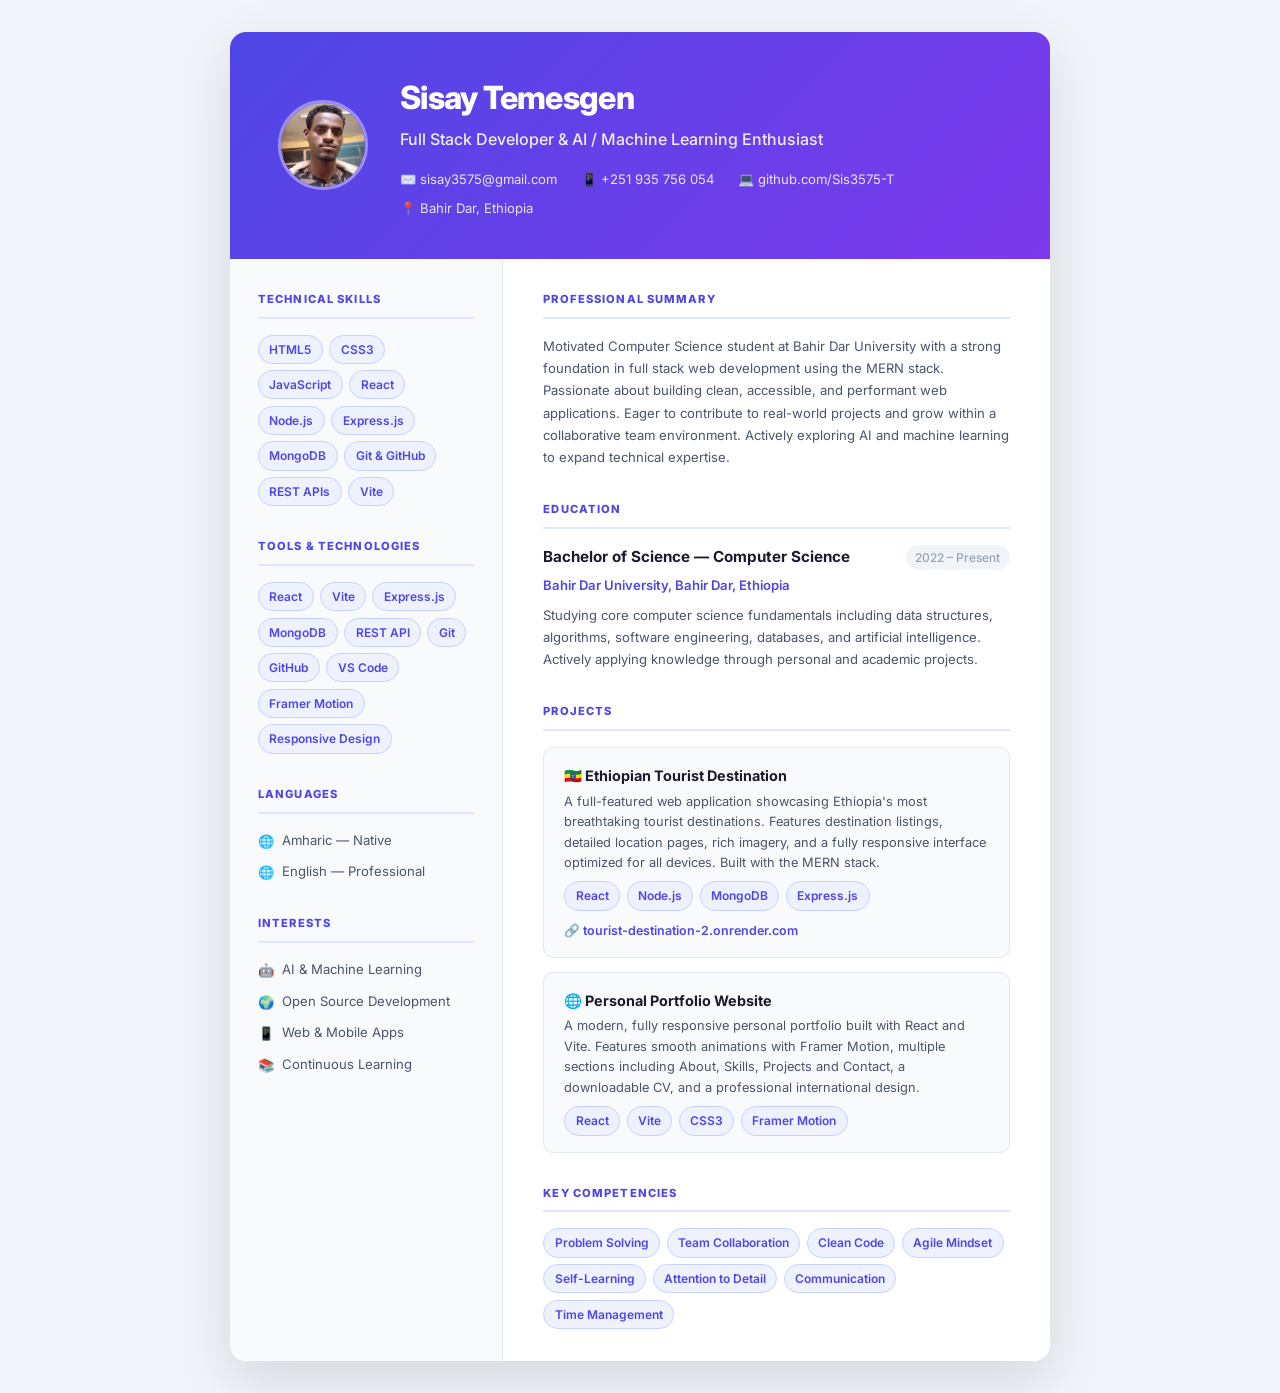
<file: Sisay_Temesgen_CV.html>
<!DOCTYPE html>
<html lang="en">
<head>
  <meta charset="UTF-8" />
  <meta name="viewport" content="width=device-width, initial-scale=1.0" />
  <title>Sisay Temesgen — CV</title>
  <style>
    @import url('https://fonts.googleapis.com/css2?family=Inter:wght@400;500;600;700;800&display=swap');

    * { margin: 0; padding: 0; box-sizing: border-box; }

    body {
      font-family: 'Inter', 'Segoe UI', sans-serif;
      background: #f1f5f9;
      color: #1a1a2e;
      padding: 2rem 1rem;
      font-size: 14px;
      line-height: 1.6;
    }

    .page {
      max-width: 820px;
      margin: 0 auto;
      background: #fff;
      border-radius: 16px;
      overflow: hidden;
      box-shadow: 0 20px 60px rgba(0,0,0,0.12);
    }

    /* ── Header ── */
    .cv-header {
      background: linear-gradient(135deg, #4f46e5 0%, #7c3aed 100%);
      color: #fff;
      padding: 2.5rem 3rem;
      display: flex;
      align-items: center;
      gap: 2rem;
    }

    .cv-avatar {
      width: 90px;
      height: 90px;
      border-radius: 50%;
      overflow: hidden;
      flex-shrink: 0;
      border: 3px solid rgba(255,255,255,0.4);
    }

    .cv-avatar img {
      width: 100%;
      height: 100%;
      object-fit: cover;
    }

    .cv-header-info h1 {
      font-size: 2rem;
      font-weight: 800;
      letter-spacing: -0.02em;
      margin-bottom: 0.25rem;
    }

    .cv-header-info .role {
      font-size: 1rem;
      opacity: 0.9;
      font-weight: 500;
      margin-bottom: 1rem;
    }

    .cv-contacts {
      display: flex;
      flex-wrap: wrap;
      gap: 0.5rem 1.5rem;
    }

    .cv-contacts span {
      font-size: 0.82rem;
      opacity: 0.85;
      display: flex;
      align-items: center;
      gap: 0.35rem;
    }

    /* ── Body ── */
    .cv-body {
      display: grid;
      grid-template-columns: 1fr 2fr;
    }

    /* ── Sidebar ── */
    .cv-sidebar {
      background: #f8fafc;
      padding: 2rem 1.75rem;
      border-right: 1px solid #e2e8f0;
    }

    /* ── Main ── */
    .cv-main {
      padding: 2rem 2.5rem;
    }

    /* ── Section ── */
    .cv-section {
      margin-bottom: 2rem;
    }

    .cv-section:last-child {
      margin-bottom: 0;
    }

    .cv-section-title {
      font-size: 0.7rem;
      font-weight: 800;
      text-transform: uppercase;
      letter-spacing: 0.1em;
      color: #4f46e5;
      margin-bottom: 1rem;
      padding-bottom: 0.5rem;
      border-bottom: 2px solid #e0e7ff;
    }

    /* Skills */
    .skill-item {
      margin-bottom: 0.75rem;
    }

    .skill-name {
      font-size: 0.82rem;
      font-weight: 600;
      color: #374151;
      margin-bottom: 0.3rem;
      display: flex;
      justify-content: space-between;
    }

    .skill-bar {
      height: 5px;
      background: #e2e8f0;
      border-radius: 999px;
      overflow: hidden;
    }

    .skill-fill {
      height: 100%;
      background: linear-gradient(90deg, #4f46e5, #7c3aed);
      border-radius: 999px;
    }

    /* Tags */
    .tag-list {
      display: flex;
      flex-wrap: wrap;
      gap: 0.4rem;
    }

    .tag {
      background: #eef2ff;
      color: #4f46e5;
      padding: 0.25rem 0.65rem;
      border-radius: 999px;
      font-size: 0.75rem;
      font-weight: 600;
      border: 1px solid #c7d2fe;
    }

    /* Info list */
    .info-list {
      list-style: none;
      display: flex;
      flex-direction: column;
      gap: 0.6rem;
    }

    .info-list li {
      font-size: 0.82rem;
      color: #4a5568;
      display: flex;
      align-items: flex-start;
      gap: 0.5rem;
    }

    .info-list li .icon {
      flex-shrink: 0;
      margin-top: 1px;
    }

    /* Experience / Education entries */
    .entry {
      margin-bottom: 1.5rem;
      padding-bottom: 1.5rem;
      border-bottom: 1px solid #f1f5f9;
    }

    .entry:last-child {
      border-bottom: none;
      margin-bottom: 0;
      padding-bottom: 0;
    }

    .entry-header {
      display: flex;
      justify-content: space-between;
      align-items: flex-start;
      gap: 1rem;
      margin-bottom: 0.3rem;
    }

    .entry-title {
      font-size: 0.95rem;
      font-weight: 700;
      color: #1a1a2e;
    }

    .entry-date {
      font-size: 0.75rem;
      color: #94a3b8;
      font-weight: 500;
      white-space: nowrap;
      background: #f1f5f9;
      padding: 0.2rem 0.6rem;
      border-radius: 999px;
    }

    .entry-sub {
      font-size: 0.82rem;
      color: #4f46e5;
      font-weight: 600;
      margin-bottom: 0.5rem;
    }

    .entry-desc {
      font-size: 0.82rem;
      color: #4a5568;
      line-height: 1.7;
    }

    .entry-desc ul {
      padding-left: 1rem;
      margin-top: 0.35rem;
    }

    .entry-desc ul li {
      margin-bottom: 0.25rem;
    }

    /* Project card */
    .project-entry {
      background: #f8fafc;
      border: 1px solid #e2e8f0;
      border-radius: 10px;
      padding: 1rem 1.25rem;
      margin-bottom: 0.85rem;
    }

    .project-entry:last-child {
      margin-bottom: 0;
    }

    .project-entry h4 {
      font-size: 0.9rem;
      font-weight: 700;
      color: #1a1a2e;
      margin-bottom: 0.3rem;
    }

    .project-entry p {
      font-size: 0.8rem;
      color: #4a5568;
      margin-bottom: 0.5rem;
      line-height: 1.6;
    }

    .project-link {
      font-size: 0.78rem;
      color: #4f46e5;
      font-weight: 600;
      text-decoration: none;
    }

    /* Print */
    @media print {
      body { background: #fff; padding: 0; }
      .page { box-shadow: none; border-radius: 0; }
    }

    @media (max-width: 600px) {
      .cv-header { flex-direction: column; padding: 1.5rem; gap: 1rem; }
      .cv-body { grid-template-columns: 1fr; }
      .cv-sidebar { border-right: none; border-bottom: 1px solid #e2e8f0; }
      .cv-main { padding: 1.5rem; }
    }
  </style>
</head>
<body>
  <div class="page">

    <!-- Header -->
    <div class="cv-header">
      <div class="cv-avatar">
        <img src="./profile-photo.jpg" alt="Sisay Temesgen" />
      </div>
      <div class="cv-header-info">
        <h1>Sisay Temesgen</h1>
        <p class="role">Full Stack Developer &amp; AI / Machine Learning Enthusiast</p>
        <div class="cv-contacts">
          <span>✉️ sisay3575@gmail.com</span>
          <span>📱 +251 935 756 054</span>
          <span>💻 github.com/Sis3575-T</span>
          <span>📍 Bahir Dar, Ethiopia</span>
        </div>
      </div>
    </div>

    <!-- Body -->
    <div class="cv-body">

      <!-- Sidebar -->
      <div class="cv-sidebar">

        <div class="cv-section">
          <div class="cv-section-title">Technical Skills</div>
          <div class="tag-list">
            <span class="tag">HTML5</span>
            <span class="tag">CSS3</span>
            <span class="tag">JavaScript</span>
            <span class="tag">React</span>
            <span class="tag">Node.js</span>
            <span class="tag">Express.js</span>
            <span class="tag">MongoDB</span>
            <span class="tag">Git &amp; GitHub</span>
            <span class="tag">REST APIs</span>
            <span class="tag">Vite</span>
          </div>
        </div>

        <div class="cv-section">
          <div class="cv-section-title">Tools &amp; Technologies</div>
          <div class="tag-list">
            <span class="tag">React</span>
            <span class="tag">Vite</span>
            <span class="tag">Express.js</span>
            <span class="tag">MongoDB</span>
            <span class="tag">REST API</span>
            <span class="tag">Git</span>
            <span class="tag">GitHub</span>
            <span class="tag">VS Code</span>
            <span class="tag">Framer Motion</span>
            <span class="tag">Responsive Design</span>
          </div>
        </div>

        <div class="cv-section">
          <div class="cv-section-title">Languages</div>
          <ul class="info-list">
            <li><span class="icon">🌐</span> Amharic — Native</li>
            <li><span class="icon">🌐</span> English — Professional</li>
          </ul>
        </div>

        <div class="cv-section">
          <div class="cv-section-title">Interests</div>
          <ul class="info-list">
            <li><span class="icon">🤖</span> AI &amp; Machine Learning</li>
            <li><span class="icon">🌍</span> Open Source Development</li>
            <li><span class="icon">📱</span> Web &amp; Mobile Apps</li>
            <li><span class="icon">📚</span> Continuous Learning</li>
          </ul>
        </div>

      </div>

      <!-- Main -->
      <div class="cv-main">

        <div class="cv-section">
          <div class="cv-section-title">Professional Summary</div>
          <p class="entry-desc">
            Motivated Computer Science student at Bahir Dar University with a strong foundation in
            full stack web development using the MERN stack. Passionate about building clean,
            accessible, and performant web applications. Eager to contribute to real-world projects
            and grow within a collaborative team environment. Actively exploring AI and machine
            learning to expand technical expertise.
          </p>
        </div>

        <div class="cv-section">
          <div class="cv-section-title">Education</div>
          <div class="entry">
            <div class="entry-header">
              <div class="entry-title">Bachelor of Science — Computer Science</div>
              <span class="entry-date">2022 – Present</span>
            </div>
            <div class="entry-sub">Bahir Dar University, Bahir Dar, Ethiopia</div>
            <div class="entry-desc">
              Studying core computer science fundamentals including data structures, algorithms,
              software engineering, databases, and artificial intelligence. Actively applying
              knowledge through personal and academic projects.
            </div>
          </div>
        </div>

        <div class="cv-section">
          <div class="cv-section-title">Projects</div>

          <div class="project-entry">
            <h4>🇪🇹 Ethiopian Tourist Destination</h4>
            <p>
              A full-featured web application showcasing Ethiopia's most breathtaking tourist
              destinations. Features destination listings, detailed location pages, rich imagery,
              and a fully responsive interface optimized for all devices. Built with the MERN stack.
            </p>
            <div class="tag-list" style="margin-bottom:0.5rem">
              <span class="tag">React</span>
              <span class="tag">Node.js</span>
              <span class="tag">MongoDB</span>
              <span class="tag">Express.js</span>
            </div>
            <a class="project-link" href="https://tourist-destination-2.onrender.com/" target="_blank">
              🔗 tourist-destination-2.onrender.com
            </a>
          </div>

          <div class="project-entry">
            <h4>🌐 Personal Portfolio Website</h4>
            <p>
              A modern, fully responsive personal portfolio built with React and Vite. Features
              smooth animations with Framer Motion, multiple sections including About, Skills,
              Projects and Contact, a downloadable CV, and a professional international design.
            </p>
            <div class="tag-list">
              <span class="tag">React</span>
              <span class="tag">Vite</span>
              <span class="tag">CSS3</span>
              <span class="tag">Framer Motion</span>
            </div>
          </div>
        </div>

        <div class="cv-section">
          <div class="cv-section-title">Key Competencies</div>
          <div class="tag-list">
            <span class="tag">Problem Solving</span>
            <span class="tag">Team Collaboration</span>
            <span class="tag">Clean Code</span>
            <span class="tag">Agile Mindset</span>
            <span class="tag">Self-Learning</span>
            <span class="tag">Attention to Detail</span>
            <span class="tag">Communication</span>
            <span class="tag">Time Management</span>
          </div>
        </div>

      </div>
    </div>
  </div>
</body>
</html>
</file>
